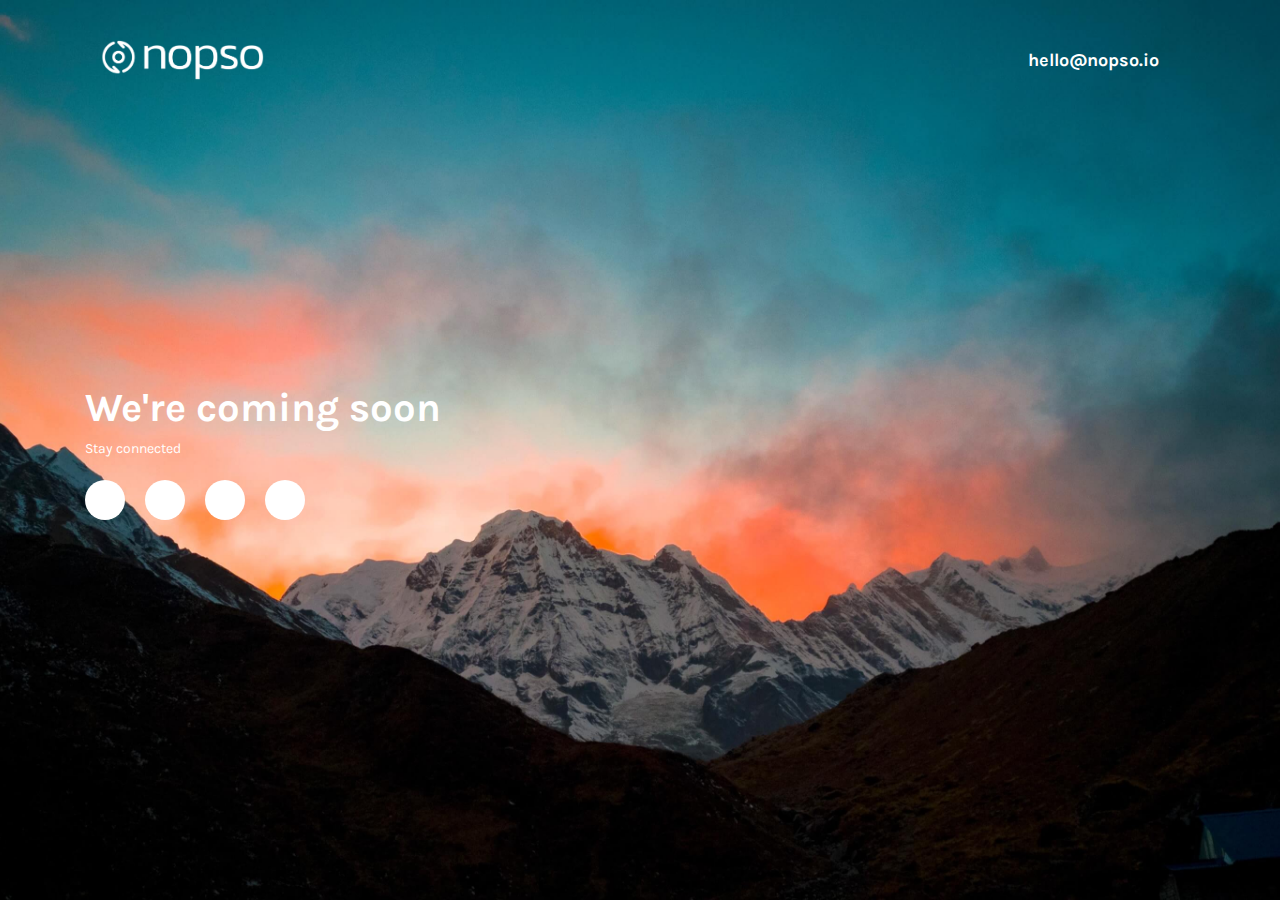
<file: index.htm>
<!DOCTYPE html>
<html lang="en">

<head>
    <meta charset="UTF-8">
    <meta name="viewport" content="width=device-width, initial-scale=1.0">
    <meta http-equiv="X-UA-Compatible" content="ie=edge">
    <meta name="robots" content="noindex">
    <title>Nopso</title>
    <link href="https://fonts.googleapis.com/css?family=Karla:400,700&display=swap" rel="stylesheet">
    <link rel="stylesheet" href="https://cdn.materialdesignicons.com/5.4.55/css/materialdesignicons.min.css">
    <link rel="stylesheet" href="https://stackpath.bootstrapcdn.com/bootstrap/4.4.1/css/bootstrap.min.css">
    <link rel="stylesheet" href="assets/css/bd-coming-soon.css">
</head>

<body class="min-vh-100 d-flex flex-column">

    <header>
        <div class="container">
            <nav class="navbar navbar-dark bg-transparenet">
                <a class="navbar-brand" href="/">
                    <img src="assets/images/logo.png" alt="logo">
                </a>
                <span class="navbar-text d-none d-sm-inline-block">hello@nopso.io</span>
            </nav>
        </div>
    </header>
    <main class="my-auto">
        <div class="container">
            <h1 class="page-title">We're coming soon</h1>
            <!-- <p class="page-description">Lorem ipsum dolor sit amet consectetur adipisicing elit sed eiu sit amet
                consectetur
            </p> -->
            <p>Stay connected</p>
            <nav class="footer-social-links">
                <a href="https://github.com/nopso" target="_blank" class="social-link"><i class="mdi mdi-github"></i></a>
                <a href="https://twitter.com/nopsoio" target="_blank" class="social-link"><i class="mdi mdi-twitter"></i></a>
                <a href="https://www.linkedin.com/company/nopso" target="_blank" class="social-link"><i class="mdi mdi-linkedin"></i></a>
                <a href="https://www.youtube.com/channel/UCIDqgMO4WE0EEeE1ouih6Bw" target="_blank" class="social-link"><i class="mdi mdi-youtube"></i></a>
            </nav>
        </div>
    </main>
</body>

</html>
</file>
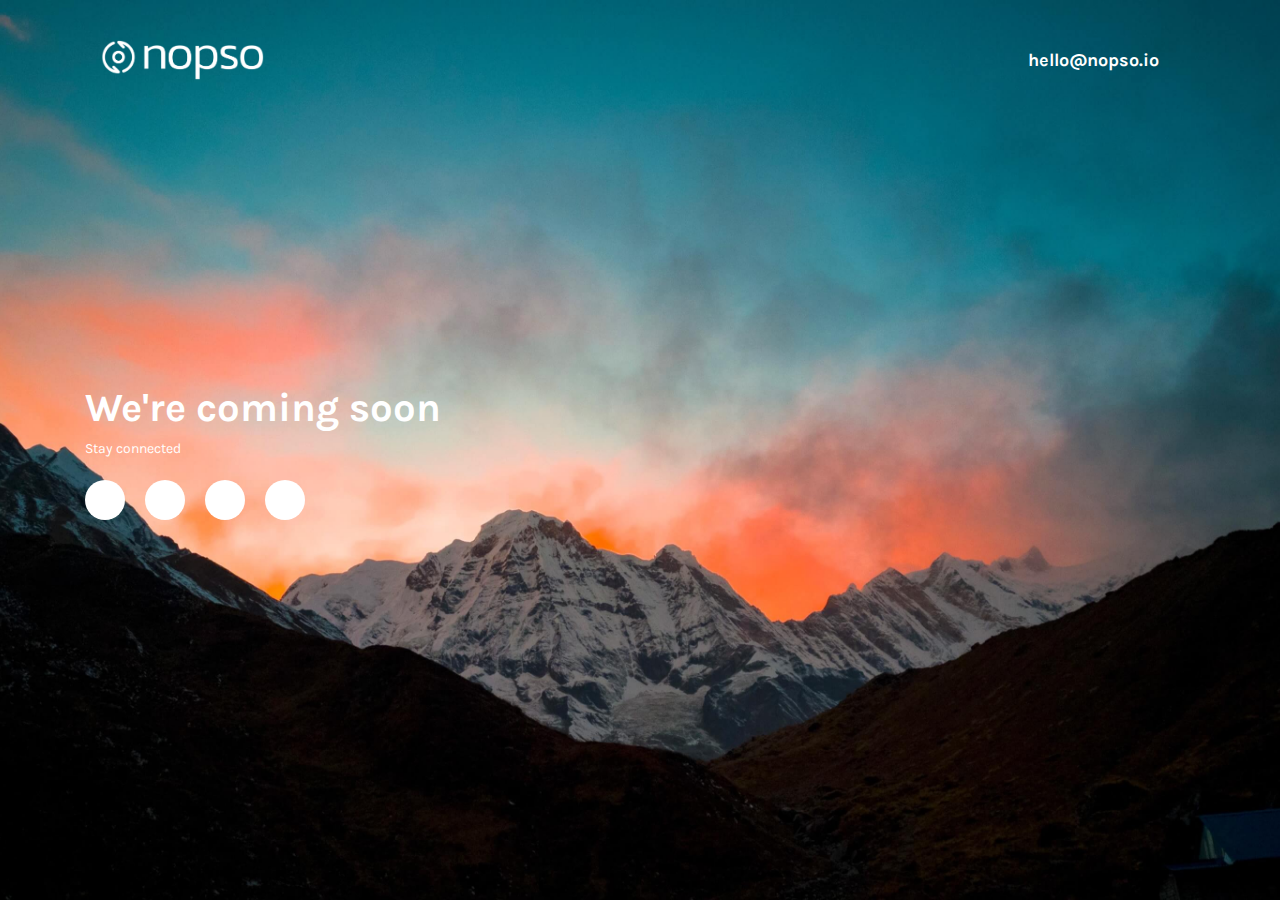
<file: index.html>
<!DOCTYPE html>
<html lang="en">

<head>
    <meta charset="UTF-8">
    <meta name="viewport" content="width=device-width, initial-scale=1.0">
    <meta http-equiv="X-UA-Compatible" content="ie=edge">
    <meta name="robots" content="noindex">
    <title>Nopso</title>
    <link href="https://fonts.googleapis.com/css?family=Karla:400,700&display=swap" rel="stylesheet">
    <link rel="stylesheet" href="https://cdn.materialdesignicons.com/5.4.55/css/materialdesignicons.min.css">
    <link rel="stylesheet" href="https://stackpath.bootstrapcdn.com/bootstrap/4.4.1/css/bootstrap.min.css">
    <link rel="stylesheet" href="assets/css/bd-coming-soon.css">
</head>

<body class="min-vh-100 d-flex flex-column">

    <header>
        <div class="container">
            <nav class="navbar navbar-dark bg-transparenet">
                <a class="navbar-brand" href="/">
                    <img src="assets/images/logo.png" alt="logo">
                </a>
                <span class="navbar-text d-none d-sm-inline-block">hello@nopso.io</span>
            </nav>
        </div>
    </header>
    <main class="my-auto">
        <div class="container">
            <h1 class="page-title">We're coming soon</h1>
            <!-- <p class="page-description">Lorem ipsum dolor sit amet consectetur adipisicing elit sed eiu sit amet
                consectetur
            </p> -->
            <p>Stay connected</p>
            <nav class="footer-social-links">
                <a href="https://github.com/nopso" target="_blank" class="social-link"><i class="mdi mdi-github"></i></a>
                <a href="https://twitter.com/nopsoio" target="_blank" class="social-link"><i class="mdi mdi-twitter"></i></a>
                <a href="https://www.linkedin.com/company/nopso" target="_blank" class="social-link"><i class="mdi mdi-linkedin"></i></a>
                <a href="https://www.youtube.com/channel/UCIDqgMO4WE0EEeE1ouih6Bw" target="_blank" class="social-link"><i class="mdi mdi-youtube"></i></a>
            </nav>
        </div>
    </main>
</body>

</html>
</file>
<file: assets/css/bd-coming-soon.css>
body {
  font-family: 'Karla', sans-serif;
  background-image: url("../images/bg.jpg");
  background-size: cover;
  background-repeat: no-repeat;
  background-position: center;
  color: #ffffff;
  padding-bottom: 75px; }
  @media (min-width: 768px) {
    body {
      padding-bottom: 110px; } }

.navbar-brand {
  margin-right: 0; }
  .navbar-brand img {
    height: 40px; }

.navbar-dark {
  padding-top: 35px;
  padding-bottom: 35px; }
  .navbar-dark .navbar-text {
    color: #ffffff;
    opacity: 1;
    padding: 0 20px;
    border-right: 1px solid #ffffff;
    font-size: 18px;
    font-weight: bold;
    text-align: center; }
    .navbar-dark .navbar-text:last-child {
      border-right: 0; }
  @media (max-width: 767px) {
    .navbar-dark {
      padding-bottom: 0; } }

.page-title {
  font-size: 40px;
  font-weight: bold;
  margin-bottom: 6px; }
  @media (max-width: 767px) {
    .page-title {
      font-size: 35px;
      margin-bottom: 14px; } }

.page-description {
  max-width: 465px;
  font-size: 18px;
  margin-bottom: 59px; }
  @media (max-width: 767px) {
    .page-description {
      font-size: 14px; } }

p {
  font-size: 14px;
  margin-bottom: 21px; }

.footer-social-links .social-link {
  display: inline-block;
  text-align: center;
  line-height: 40px;
  width: 40px;
  height: 40px;
  border-radius: 50%;
  background-color: #ffffff;
  color: #000000;
  margin-right: 16px;
  transition: all 0.3s ease-in-out; }
  .footer-social-links .social-link:last-child {
    margin-right: 0; }
  .footer-social-links .social-link:hover {
    text-decoration: none;
    background-color: #000000;
    color: #ffffff; }

/*# sourceMappingURL=bd-coming-soon.css.map */
</file>
